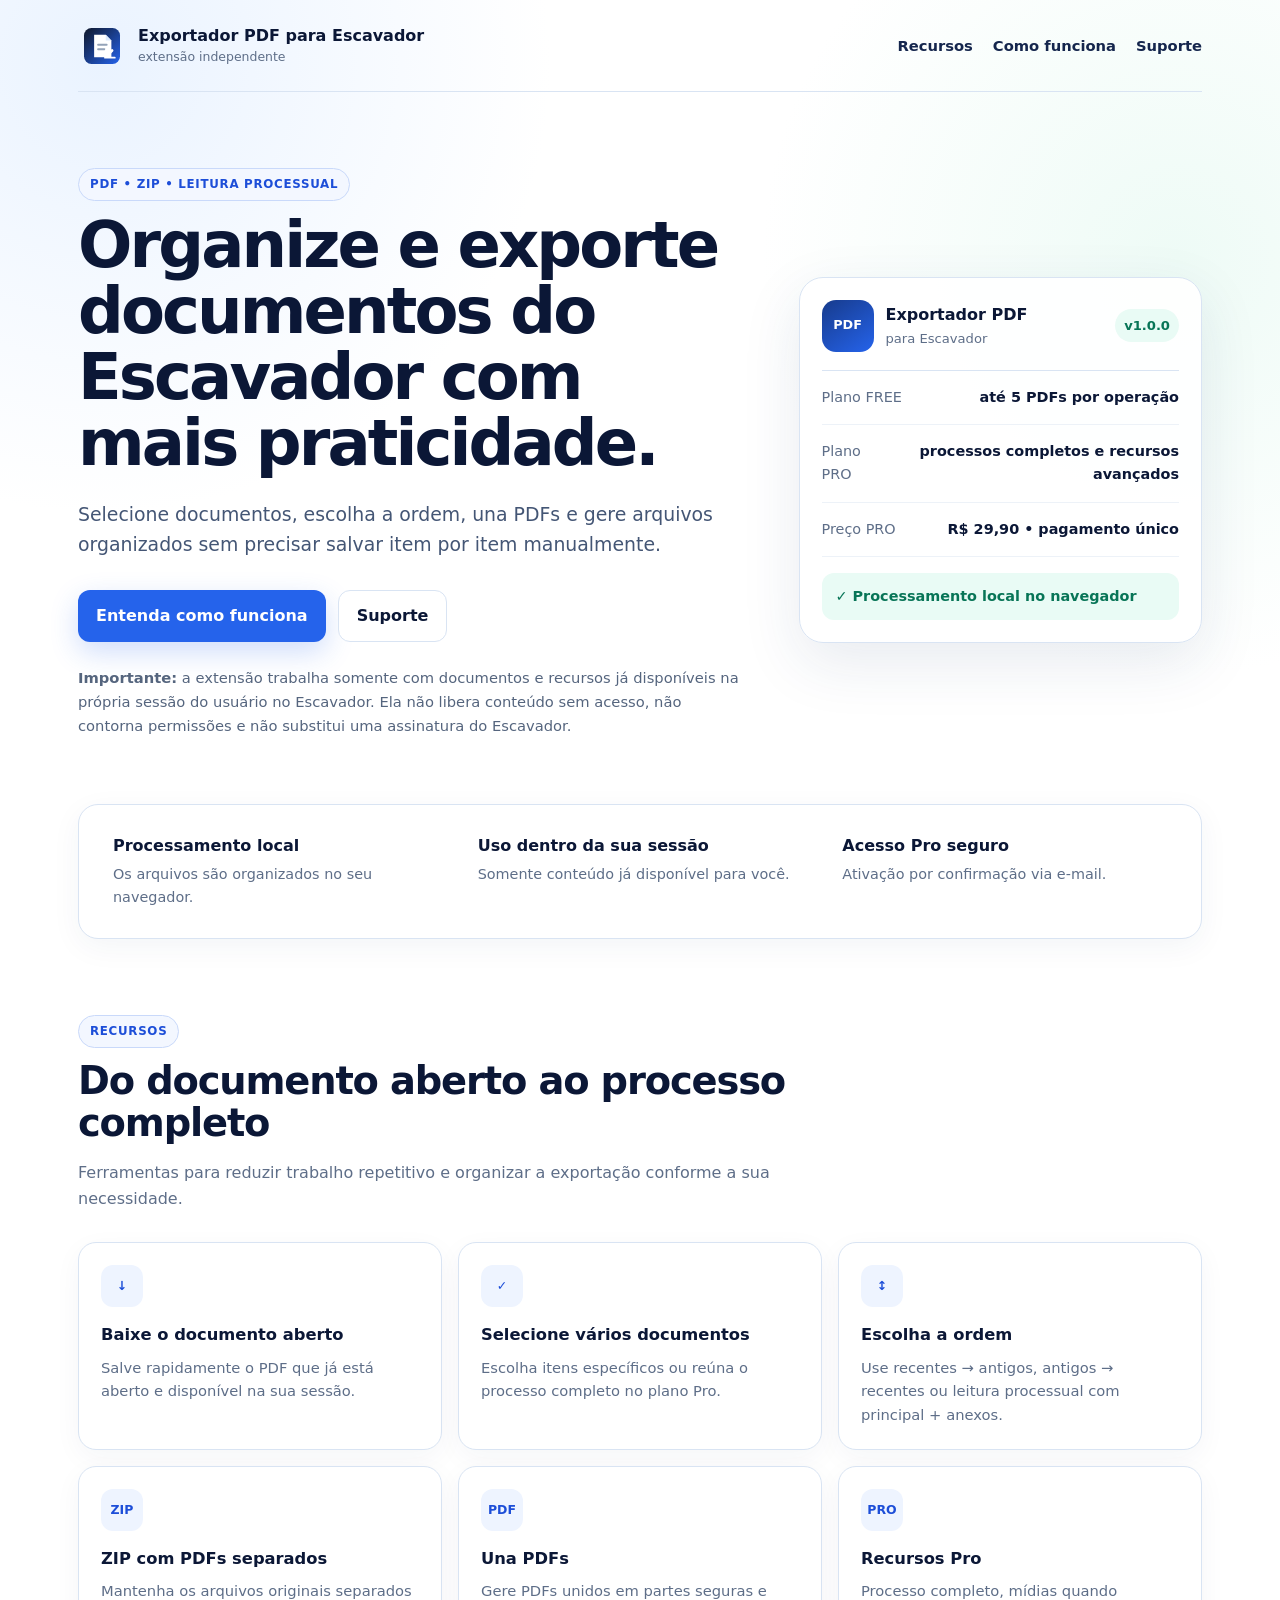
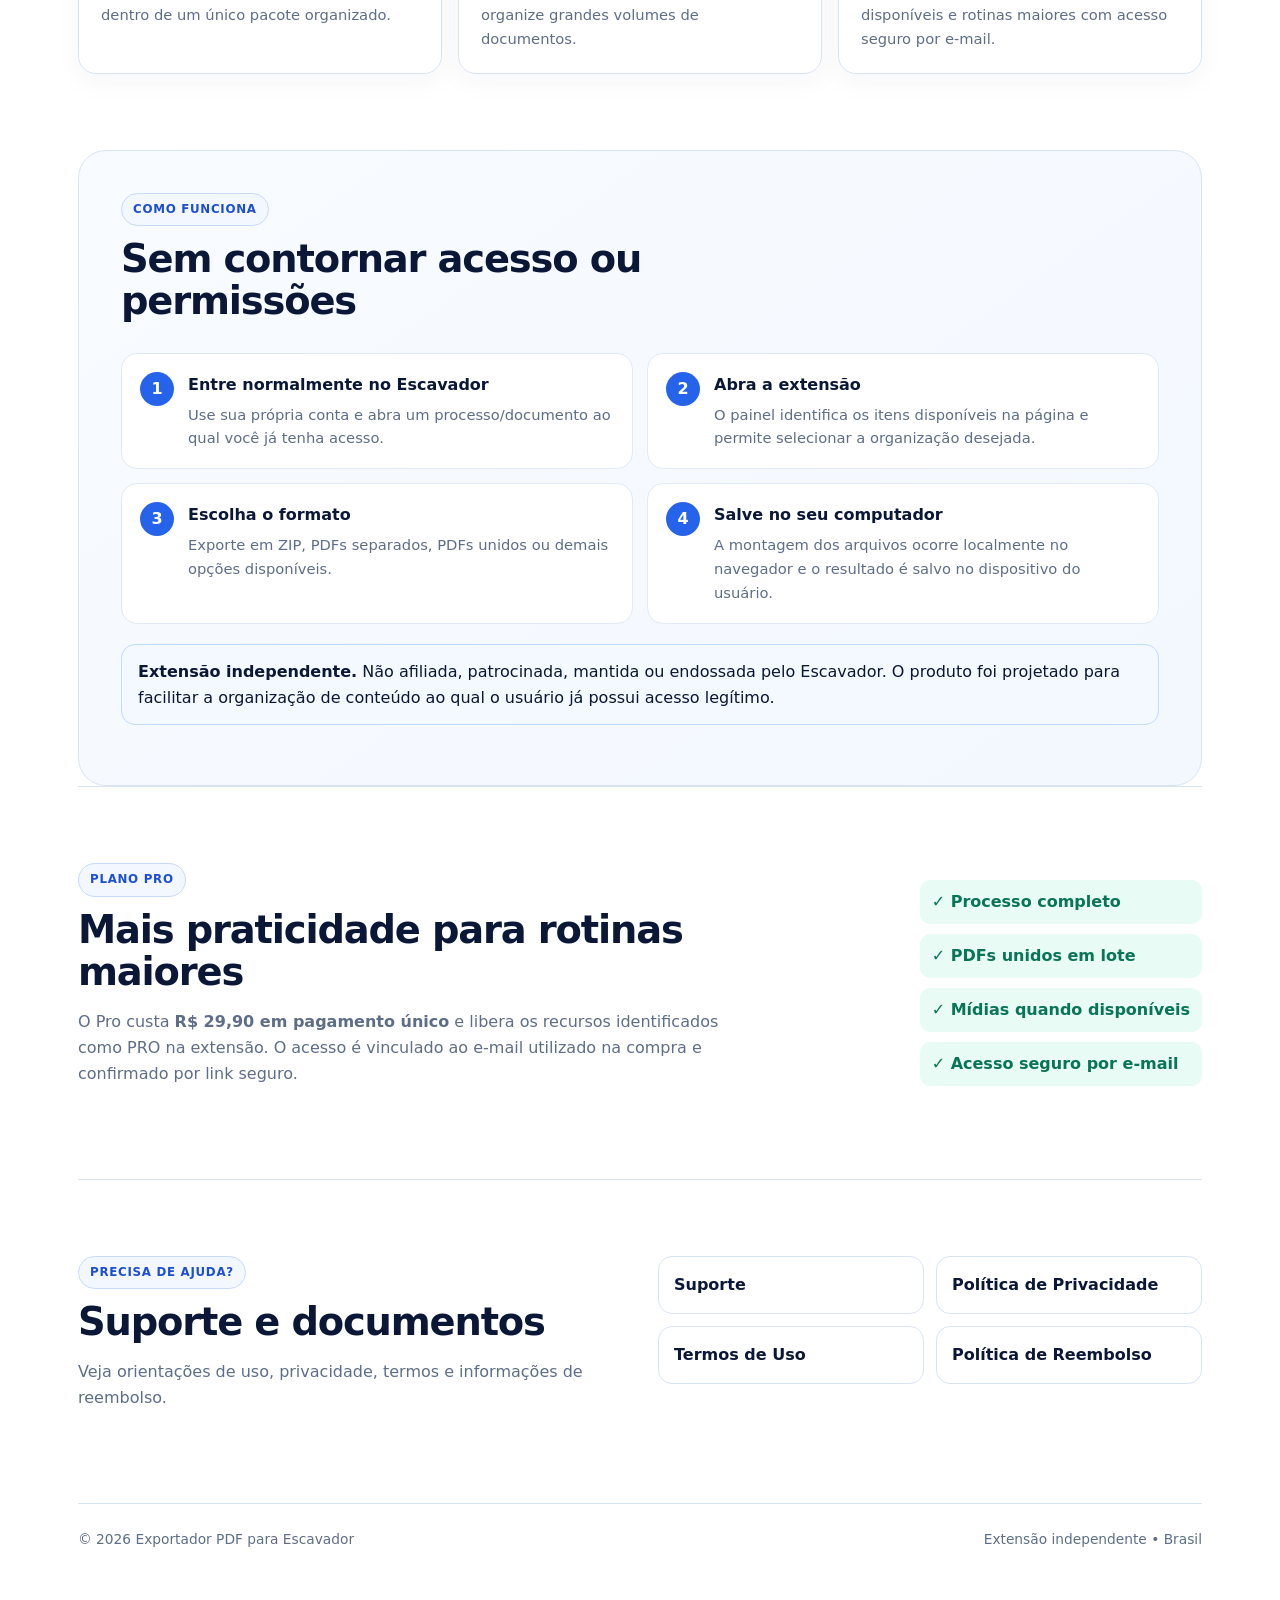
<file: index.html>
<!doctype html>
<html lang="pt-BR">
<head>
  <meta charset="utf-8">
  <meta name="viewport" content="width=device-width,initial-scale=1">
  <meta name="description" content="Extensão independente para organizar e exportar documentos já disponíveis na sua sessão do Escavador em PDF ou ZIP.">
  <title>Exportador PDF para Escavador</title>
  <link rel="stylesheet" href="style.css">
</head>
<body>
  <header class="site-header">
    <a class="brand-link" href="index.html" aria-label="Página inicial">
      <img src="icon.svg" alt="">
      <div>
        <strong>Exportador PDF para Escavador</strong>
        <span>extensão independente</span>
      </div>
    </a>
    <nav class="top-nav" aria-label="Navegação principal">
      <a href="#recursos">Recursos</a>
      <a href="#como-funciona">Como funciona</a>
      <a href="support.html">Suporte</a>
    </nav>
  </header>

  <main>
    <section class="hero">
      <div class="hero-copy">
        <span class="eyebrow">PDF • ZIP • leitura processual</span>
        <h1>Organize e exporte documentos do Escavador com mais praticidade.</h1>
        <p class="lead">Selecione documentos, escolha a ordem, una PDFs e gere arquivos organizados sem precisar salvar item por item manualmente.</p>
        <div class="hero-actions">
          <a class="button primary" href="#como-funciona">Entenda como funciona</a>
          <a class="button secondary" href="support.html">Suporte</a>
        </div>
        <p class="disclaimer"><strong>Importante:</strong> a extensão trabalha somente com documentos e recursos já disponíveis na própria sessão do usuário no Escavador. Ela não libera conteúdo sem acesso, não contorna permissões e não substitui uma assinatura do Escavador.</p>
      </div>

      <aside class="product-card" aria-label="Resumo do produto">
        <div class="product-card-head">
          <div class="mini-icon">PDF</div>
          <div>
            <strong>Exportador PDF</strong>
            <span>para Escavador</span>
          </div>
          <span class="status-pill">v1.0.0</span>
        </div>
        <div class="metric"><span>Plano FREE</span><strong>até 5 PDFs por operação</strong></div>
        <div class="metric"><span>Plano PRO</span><strong>processos completos e recursos avançados</strong></div>
        <div class="metric"><span>Preço PRO</span><strong>R$ 29,90 • pagamento único</strong></div>
        <div class="success-row">✓ Processamento local no navegador</div>
      </aside>
    </section>

    <section class="trust-strip">
      <div><strong>Processamento local</strong><span>Os arquivos são organizados no seu navegador.</span></div>
      <div><strong>Uso dentro da sua sessão</strong><span>Somente conteúdo já disponível para você.</span></div>
      <div><strong>Acesso Pro seguro</strong><span>Ativação por confirmação via e-mail.</span></div>
    </section>

    <section id="recursos" class="section">
      <div class="section-heading">
        <span class="eyebrow">Recursos</span>
        <h2>Do documento aberto ao processo completo</h2>
        <p>Ferramentas para reduzir trabalho repetitivo e organizar a exportação conforme a sua necessidade.</p>
      </div>

      <div class="feature-grid">
        <article class="feature-card">
          <div class="feature-icon">↓</div>
          <h3>Baixe o documento aberto</h3>
          <p>Salve rapidamente o PDF que já está aberto e disponível na sua sessão.</p>
        </article>
        <article class="feature-card">
          <div class="feature-icon">✓</div>
          <h3>Selecione vários documentos</h3>
          <p>Escolha itens específicos ou reúna o processo completo no plano Pro.</p>
        </article>
        <article class="feature-card">
          <div class="feature-icon">↕</div>
          <h3>Escolha a ordem</h3>
          <p>Use recentes → antigos, antigos → recentes ou leitura processual com principal + anexos.</p>
        </article>
        <article class="feature-card">
          <div class="feature-icon">ZIP</div>
          <h3>ZIP com PDFs separados</h3>
          <p>Mantenha os arquivos originais separados dentro de um único pacote organizado.</p>
        </article>
        <article class="feature-card">
          <div class="feature-icon">PDF</div>
          <h3>Una PDFs</h3>
          <p>Gere PDFs unidos em partes seguras e organize grandes volumes de documentos.</p>
        </article>
        <article class="feature-card">
          <div class="feature-icon">PRO</div>
          <h3>Recursos Pro</h3>
          <p>Processo completo, mídias quando disponíveis e rotinas maiores com acesso seguro por e-mail.</p>
        </article>
      </div>
    </section>

    <section id="como-funciona" class="section soft-section">
      <div class="section-heading">
        <span class="eyebrow">Como funciona</span>
        <h2>Sem contornar acesso ou permissões</h2>
      </div>
      <div class="steps">
        <div class="step"><span>1</span><div><strong>Entre normalmente no Escavador</strong><p>Use sua própria conta e abra um processo/documento ao qual você já tenha acesso.</p></div></div>
        <div class="step"><span>2</span><div><strong>Abra a extensão</strong><p>O painel identifica os itens disponíveis na página e permite selecionar a organização desejada.</p></div></div>
        <div class="step"><span>3</span><div><strong>Escolha o formato</strong><p>Exporte em ZIP, PDFs separados, PDFs unidos ou demais opções disponíveis.</p></div></div>
        <div class="step"><span>4</span><div><strong>Salve no seu computador</strong><p>A montagem dos arquivos ocorre localmente no navegador e o resultado é salvo no dispositivo do usuário.</p></div></div>
      </div>
      <div class="note compliance-note"><strong>Extensão independente.</strong> Não afiliada, patrocinada, mantida ou endossada pelo Escavador. O produto foi projetado para facilitar a organização de conteúdo ao qual o usuário já possui acesso legítimo.</div>
    </section>

    <section class="section pro-section">
      <div>
        <span class="eyebrow">Plano Pro</span>
        <h2>Mais praticidade para rotinas maiores</h2>
        <p>O Pro custa <strong>R$ 29,90 em pagamento único</strong> e libera os recursos identificados como PRO na extensão. O acesso é vinculado ao e-mail utilizado na compra e confirmado por link seguro.</p>
      </div>
      <div class="pro-list">
        <span>✓ Processo completo</span>
        <span>✓ PDFs unidos em lote</span>
        <span>✓ Mídias quando disponíveis</span>
        <span>✓ Acesso seguro por e-mail</span>
      </div>
    </section>

    <section class="section help-section">
      <div>
        <span class="eyebrow">Precisa de ajuda?</span>
        <h2>Suporte e documentos</h2>
        <p>Veja orientações de uso, privacidade, termos e informações de reembolso.</p>
      </div>
      <div class="link-grid">
        <a href="support.html">Suporte</a>
        <a href="privacy.html">Política de Privacidade</a>
        <a href="terms.html">Termos de Uso</a>
        <a href="refund.html">Política de Reembolso</a>
      </div>
    </section>
  </main>

  <footer>
    <div>© 2026 Exportador PDF para Escavador</div>
    <div>Extensão independente • Brasil</div>
  </footer>
</body>
</html>
</file>
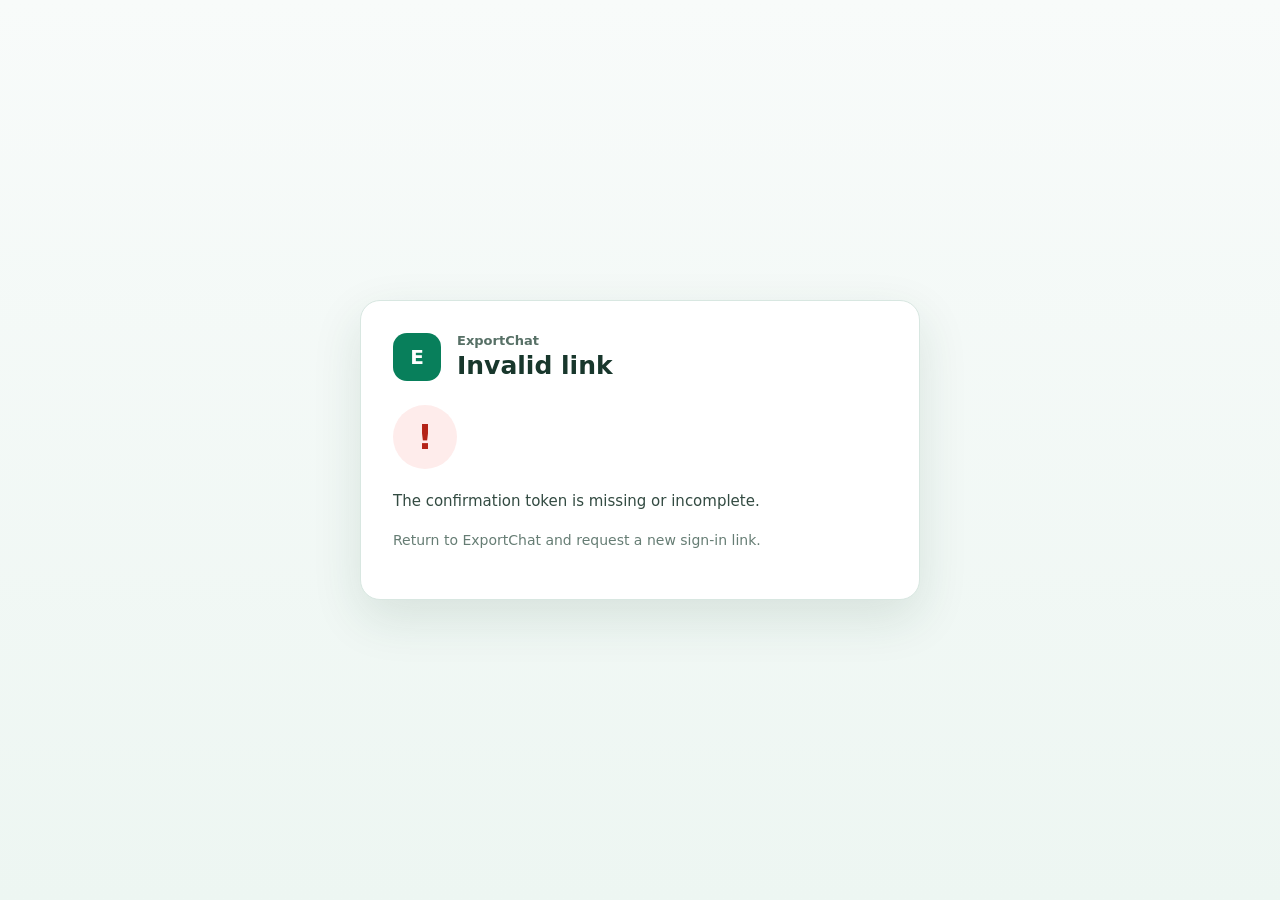
<file: exportchat-login/index.html>
<!doctype html>
<html lang="en">
<head>
  <meta charset="utf-8">
  <meta name="viewport" content="width=device-width,initial-scale=1">
  <meta name="referrer" content="no-referrer">
  <meta http-equiv="Content-Security-Policy" content="default-src 'none'; style-src 'unsafe-inline'; script-src 'unsafe-inline'; form-action https://nrievrmmrlxrfnftscos.supabase.co; base-uri 'none'; object-src 'none'">
  <title>Confirm access — ExportChat Pro</title>
  <style>
    :root{font-family:Inter,ui-sans-serif,system-ui,-apple-system,BlinkMacSystemFont,"Segoe UI",sans-serif;color:#19332a;background:#f4f8f6}
    *{box-sizing:border-box}
    body{margin:0;min-height:100vh;display:grid;place-items:center;padding:24px;background:linear-gradient(180deg,#f8fbfa 0%,#edf6f2 100%)}
    .card{width:min(100%,560px);background:#fff;border:1px solid #d8e7e1;border-radius:20px;box-shadow:0 18px 50px rgba(21,72,53,.12);padding:32px}
    .brand{display:flex;gap:16px;align-items:center;margin-bottom:24px}
    .icon{width:48px;height:48px;border-radius:14px;display:grid;place-items:center;background:#087f5b;color:#fff;font-size:20px;font-weight:800}
    .eyebrow{font-size:13px;font-weight:700;color:#577066;margin-bottom:3px}
    h1{font-size:25px;line-height:1.2;margin:0;color:#18372c}
    p{font-size:15px;line-height:1.6;color:#334b42;margin:0 0 16px}
    .muted{color:#667d74;font-size:14px}
    button{width:100%;border:0;border-radius:12px;background:#087f5b;color:#fff;font-size:15px;font-weight:750;padding:14px 18px;cursor:pointer;box-shadow:0 6px 16px rgba(8,127,91,.18)}
    button:hover{background:#076c4e}
    button:focus-visible{outline:3px solid rgba(8,127,91,.25);outline-offset:3px}
    .footnote{font-size:12.5px;color:#71877e;margin-top:18px;margin-bottom:0}
    .status{width:64px;height:64px;border-radius:50%;display:grid;place-items:center;margin:6px 0 20px;background:#dff7ea;color:#087443;font-size:34px;font-weight:800}
    .status.error{background:#feeceb;color:#b42318}
    [hidden]{display:none!important}
    @media (max-width:560px){.card{padding:24px;border-radius:16px}.brand{align-items:flex-start}h1{font-size:22px}}
  </style>
</head>
<body>
  <main class="card" aria-live="polite">
    <div class="brand">
      <div class="icon" aria-hidden="true">E</div>
      <div>
        <div class="eyebrow">ExportChat</div>
        <h1 id="title">Confirm Pro access</h1>
      </div>
    </div>

    <section id="confirm" hidden>
      <p>Confirm this sign-in to activate <strong>ExportChat Pro</strong> in the browser where you requested access.</p>
      <p class="muted">This link is valid for 10 minutes and can only be used once.</p>
      <form method="post" action="https://nrievrmmrlxrfnftscos.supabase.co/functions/v1/approve-login">
        <input id="token" type="hidden" name="token">
        <button type="submit">Confirm access on this computer</button>
      </form>
      <p class="footnote">If you did not request this sign-in, close this page. Nothing changes until you click confirm.</p>
    </section>

    <section id="result" hidden>
      <div id="badge" class="status" aria-hidden="true">✓</div>
      <p id="message"></p>
      <p id="hint" class="muted"></p>
    </section>
  </main>

  <script>
  (() => {
    'use strict';
    const params = new URLSearchParams(location.search);
    const fragment = new URLSearchParams(location.hash.replace(/^#/, ''));
    const rawToken = fragment.get('token') || params.get('token') || '';
    const state = (params.get('state') || '').toLowerCase();
    const title = document.getElementById('title');
    const confirm = document.getElementById('confirm');
    const result = document.getElementById('result');
    const token = document.getElementById('token');
    const badge = document.getElementById('badge');
    const message = document.getElementById('message');
    const hint = document.getElementById('hint');

    if (rawToken || state || location.hash) history.replaceState({}, document.title, location.pathname);

    function showResult(heading, body, secondary, ok) {
      title.textContent = heading;
      message.textContent = body;
      hint.textContent = secondary || '';
      badge.textContent = ok ? '✓' : '!';
      badge.classList.toggle('error', !ok);
      result.hidden = false;
    }

    if (state) {
      const states = {
        approved: ['Access confirmed','Your ExportChat Pro access was confirmed successfully.','Return to WhatsApp Web. ExportChat should finish activation automatically.',true],
        consumed: ['Access already confirmed','This sign-in link has already been used.','Return to ExportChat to continue.',true],
        expired: ['Link expired','This sign-in link has expired.','Return to ExportChat and request a new link.',false],
        inactive: ['Access unavailable','No active ExportChat Pro entitlement was found.','Make sure you are using the same email associated with your Pro access.',false],
        invalid: ['Invalid link','This sign-in link is not valid.','Return to ExportChat and request a new link.',false],
        error: ['Could not confirm access','The service could not complete this authorization.','Request a new sign-in link from ExportChat.',false],
        method: ['Invalid request','This request could not be processed.','Return to ExportChat and request a new link.',false]
      };
      const s = states[state] || states.error;
      showResult(s[0],s[1],s[2],s[3]);
      return;
    }

    if (rawToken.length >= 20 && rawToken.length <= 512) {
      token.value = rawToken;
      confirm.hidden = false;
      return;
    }

    showResult('Invalid link','The confirmation token is missing or incomplete.','Return to ExportChat and request a new sign-in link.',false);
  })();
  </script>
</body>
</html>
</file>
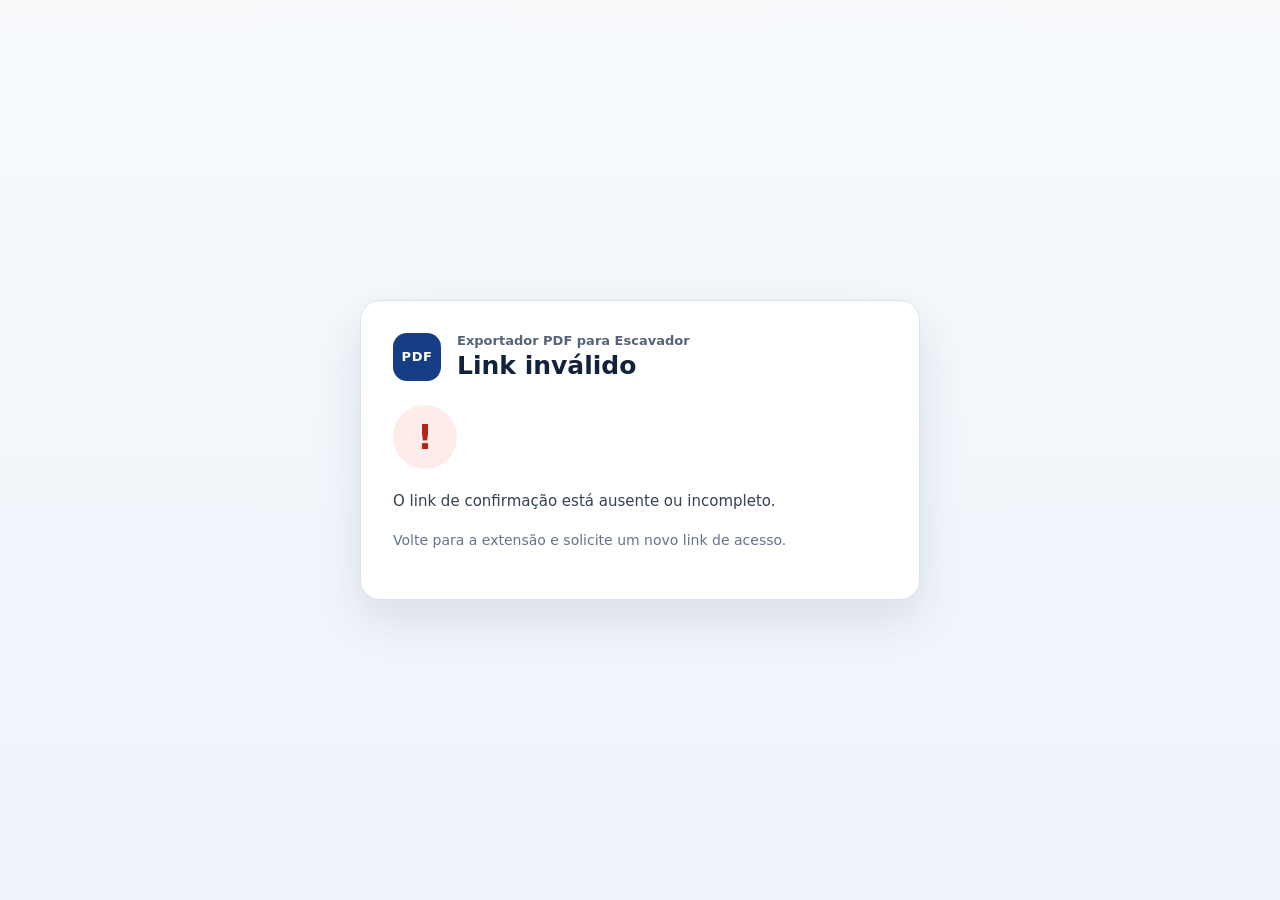
<file: login/index.html>
<!doctype html>
<html lang="pt-BR">
<head>
  <meta charset="utf-8">
  <meta name="viewport" content="width=device-width,initial-scale=1">
  <meta name="referrer" content="no-referrer">
  <meta http-equiv="Content-Security-Policy" content="default-src 'none'; style-src 'unsafe-inline'; script-src 'unsafe-inline'; form-action https://nrievrmmrlxrfnftscos.supabase.co; base-uri 'none'; object-src 'none'">
  <title>Confirmar acesso — Exportador PDF para Escavador PRO</title>
  <style>
    :root{font-family:Inter,ui-sans-serif,system-ui,-apple-system,BlinkMacSystemFont,"Segoe UI",sans-serif;color:#172033;background:#f5f7fb}
    *{box-sizing:border-box}
    body{margin:0;min-height:100vh;display:grid;place-items:center;padding:24px;background:linear-gradient(180deg,#f8fafc 0%,#eef3fb 100%)}
    .card{width:min(100%,560px);background:#fff;border:1px solid #dbe3f0;border-radius:20px;box-shadow:0 18px 50px rgba(31,49,83,.12);padding:32px}
    .brand{display:flex;gap:16px;align-items:center;margin-bottom:24px}
    .icon{width:48px;height:48px;border-radius:14px;display:grid;place-items:center;background:#173d86;color:#fff;font-size:13px;font-weight:800;letter-spacing:.04em}
    .eyebrow{font-size:13px;font-weight:700;color:#55647a;margin-bottom:3px}
    h1{font-size:25px;line-height:1.2;margin:0;color:#12213c}
    p{font-size:15px;line-height:1.6;color:#334155;margin:0 0 16px}
    .muted{color:#64748b;font-size:14px}
    button{width:100%;border:0;border-radius:12px;background:#173d86;color:#fff;font-size:15px;font-weight:750;padding:14px 18px;cursor:pointer;box-shadow:0 6px 16px rgba(23,61,134,.18)}
    button:hover{background:#12346f}
    button:focus-visible{outline:3px solid rgba(23,61,134,.25);outline-offset:3px}
    .footnote{font-size:12.5px;color:#718096;margin-top:18px;margin-bottom:0}
    .status{width:64px;height:64px;border-radius:50%;display:grid;place-items:center;margin:6px 0 20px;background:#dff7ea;color:#087443;font-size:34px;font-weight:800}
    .status.error{background:#feeceb;color:#b42318}
    [hidden]{display:none!important}
    @media (max-width:560px){.card{padding:24px;border-radius:16px}.brand{align-items:flex-start}h1{font-size:22px}}
  </style>
</head>
<body>
  <main class="card" aria-live="polite">
    <div class="brand">
      <div class="icon" aria-hidden="true">PDF</div>
      <div>
        <div class="eyebrow">Exportador PDF para Escavador</div>
        <h1 id="title">Confirmar acesso PRO</h1>
      </div>
    </div>

    <section id="confirm" hidden>
      <p>Confirme este acesso para ativar o <strong>Exportador PDF para Escavador PRO</strong> no navegador em que você solicitou a entrada.</p>
      <p class="muted">O link é válido por 10 minutos e só pode ser usado uma vez.</p>
      <form method="post" action="https://nrievrmmrlxrfnftscos.supabase.co/functions/v1/approve-login">
        <input id="token" type="hidden" name="token">
        <button type="submit">Confirmar acesso neste computador</button>
      </form>
      <p class="footnote">Se você não solicitou este acesso, feche esta página. Nenhuma alteração é feita até você clicar em confirmar.</p>
    </section>

    <section id="result" hidden>
      <div id="badge" class="status" aria-hidden="true">✓</div>
      <p id="message"></p>
      <p id="hint" class="muted"></p>
    </section>
  </main>

  <script>
  (() => {
    'use strict';
    const params = new URLSearchParams(location.search);
    const fragment = new URLSearchParams(location.hash.replace(/^#/, ''));
    const rawToken = fragment.get('token') || params.get('token') || '';
    const state = (params.get('state') || '').toLowerCase();
    const title = document.getElementById('title');
    const confirm = document.getElementById('confirm');
    const result = document.getElementById('result');
    const token = document.getElementById('token');
    const badge = document.getElementById('badge');
    const message = document.getElementById('message');
    const hint = document.getElementById('hint');

    if (rawToken || state || location.hash) history.replaceState({}, document.title, location.pathname);

    function showResult(heading, body, secondary, ok) {
      title.textContent = heading;
      message.textContent = body;
      hint.textContent = secondary || '';
      badge.textContent = ok ? '✓' : '!';
      badge.classList.toggle('error', !ok);
      result.hidden = false;
    }

    if (state) {
      const states = {
        approved: ['Acesso confirmado','Seu acesso PRO foi confirmado com sucesso.','Volte para a aba do Escavador. A extensão deve concluir a ativação automaticamente.',true],
        consumed: ['Acesso já confirmado','Este link já foi utilizado.','Volte para a extensão para concluir a ativação.',true],
        expired: ['Link expirado','Este link de acesso expirou.','Volte para a extensão e solicite um novo link.',false],
        inactive: ['Acesso indisponível','Não foi encontrada uma licença PRO ativa para este produto.','Confira se você está usando o mesmo e-mail utilizado na compra.',false],
        invalid: ['Link inválido','Este link de acesso não é válido.','Volte para a extensão e solicite um novo link.',false],
        error: ['Não foi possível confirmar','O serviço não conseguiu concluir a autorização.','Tente solicitar um novo link na extensão.',false],
        method: ['Solicitação inválida','Não foi possível processar esta solicitação.','Volte para a extensão e solicite um novo link.',false]
      };
      const s = states[state] || states.error;
      showResult(s[0],s[1],s[2],s[3]);
      return;
    }

    if (rawToken.length >= 20 && rawToken.length <= 512) {
      token.value = rawToken;
      confirm.hidden = false;
      return;
    }

    showResult('Link inválido','O link de confirmação está ausente ou incompleto.','Volte para a extensão e solicite um novo link de acesso.',false);
  })();
  </script>
</body>
</html>
</file>
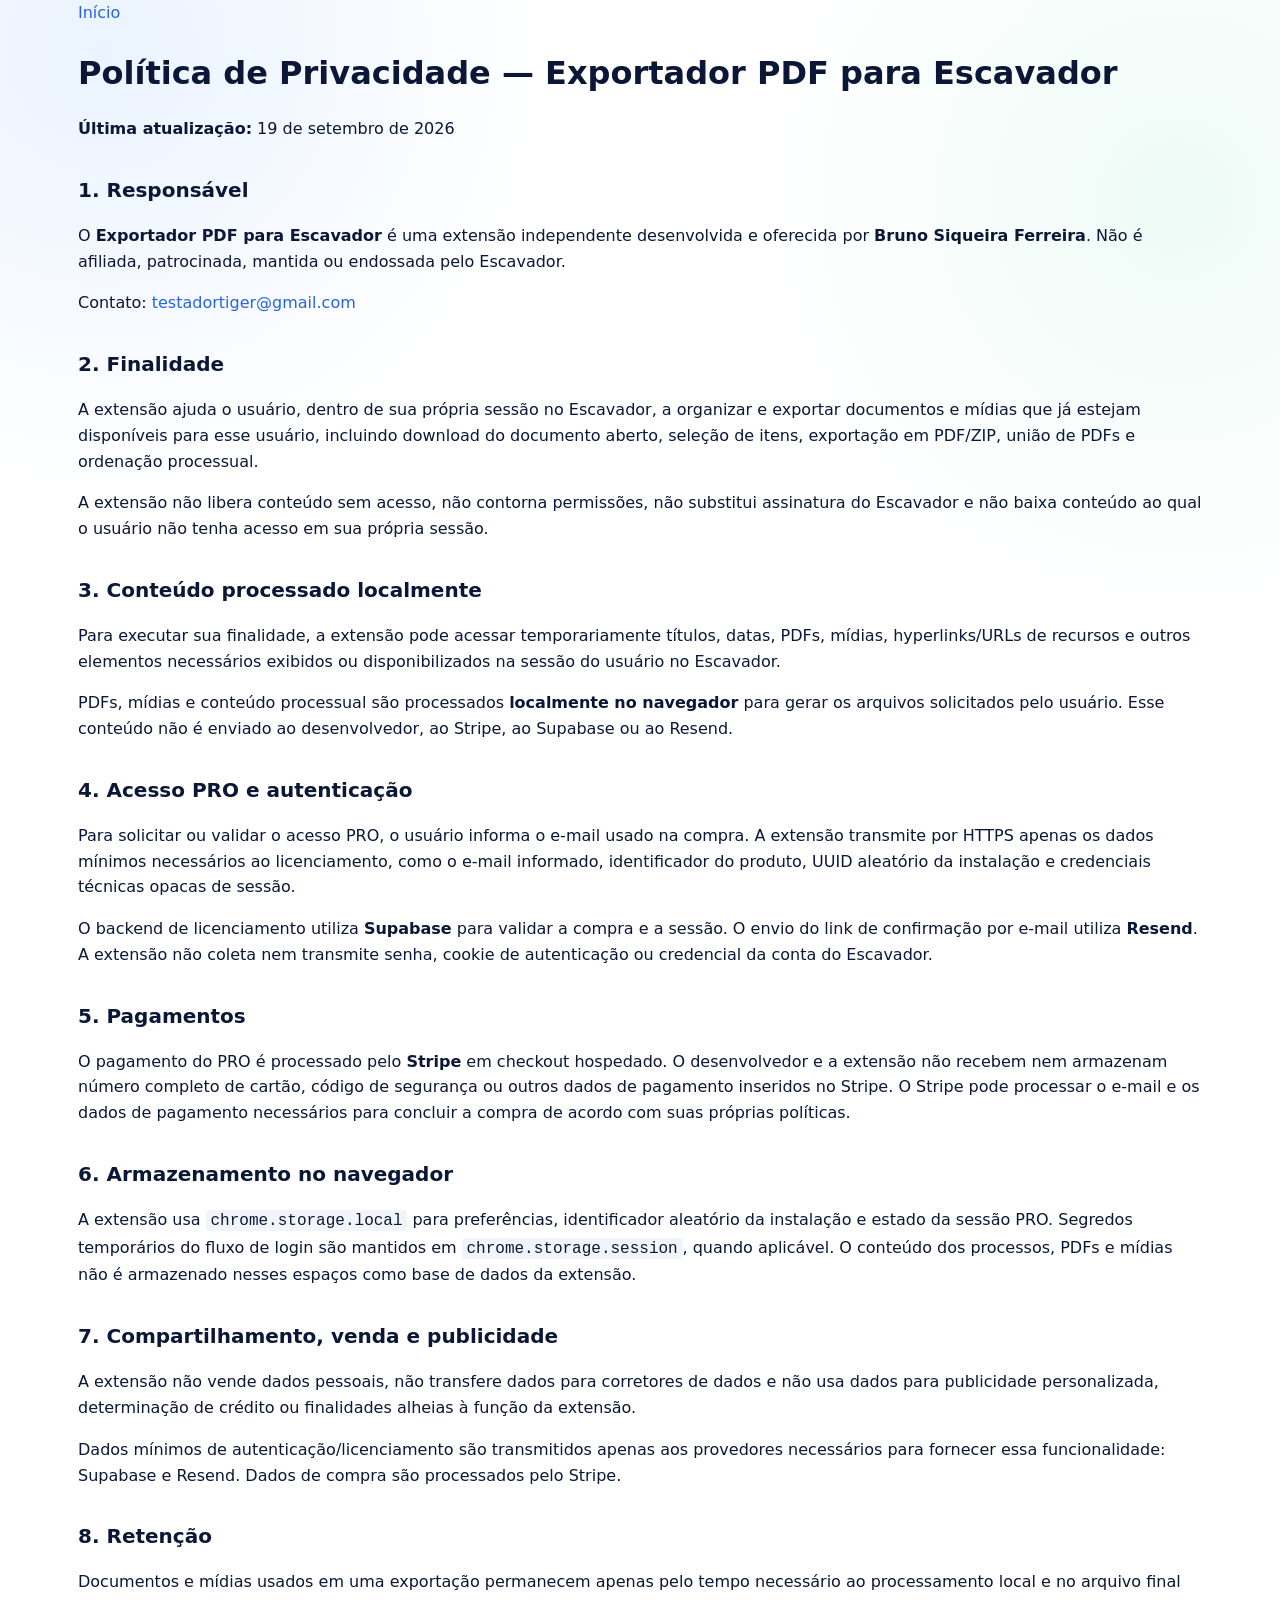
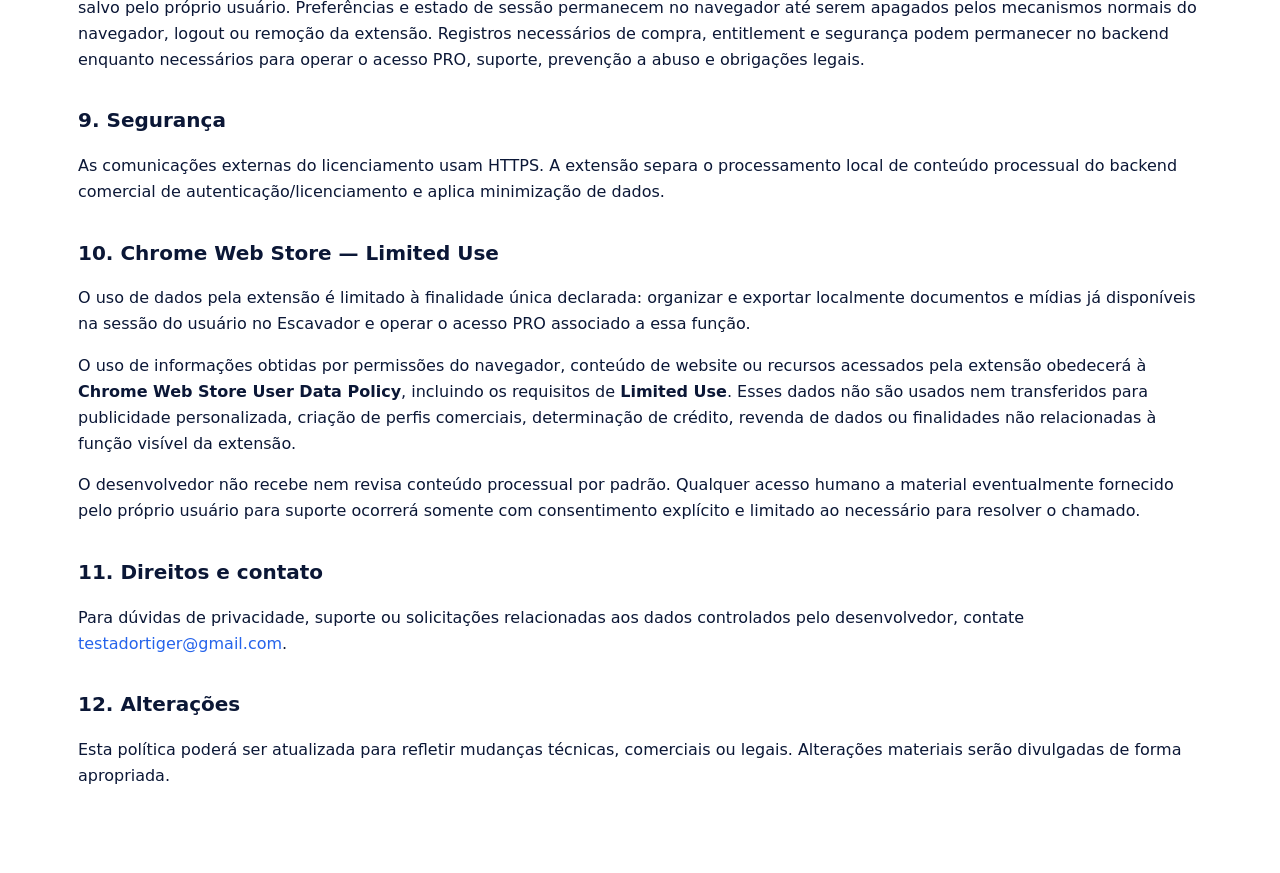
<file: privacy.html>
<!doctype html><html lang="pt-BR"><head><meta charset="utf-8"><meta name="viewport" content="width=device-width,initial-scale=1"><title>Política de Privacidade</title><link rel="stylesheet" href="style.css"></head><body><nav><a href="index.html">Início</a></nav><h1>Política de Privacidade — Exportador PDF para Escavador</h1><p><strong>Última atualização:</strong> 19 de setembro de 2026</p><h2>1. Responsável</h2><p>O <strong>Exportador PDF para Escavador</strong> é uma extensão independente desenvolvida e oferecida por <strong>Bruno Siqueira Ferreira</strong>. Não é afiliada, patrocinada, mantida ou endossada pelo Escavador.</p><p>Contato: <a href="mailto:testadortiger@gmail.com">testadortiger@gmail.com</a></p><h2>2. Finalidade</h2><p>A extensão ajuda o usuário, dentro de sua própria sessão no Escavador, a organizar e exportar documentos e mídias que já estejam disponíveis para esse usuário, incluindo download do documento aberto, seleção de itens, exportação em PDF/ZIP, união de PDFs e ordenação processual.</p><p>A extensão não libera conteúdo sem acesso, não contorna permissões, não substitui assinatura do Escavador e não baixa conteúdo ao qual o usuário não tenha acesso em sua própria sessão.</p><h2>3. Conteúdo processado localmente</h2><p>Para executar sua finalidade, a extensão pode acessar temporariamente títulos, datas, PDFs, mídias, hyperlinks/URLs de recursos e outros elementos necessários exibidos ou disponibilizados na sessão do usuário no Escavador.</p><p>PDFs, mídias e conteúdo processual são processados <strong>localmente no navegador</strong> para gerar os arquivos solicitados pelo usuário. Esse conteúdo não é enviado ao desenvolvedor, ao Stripe, ao Supabase ou ao Resend.</p><h2>4. Acesso PRO e autenticação</h2><p>Para solicitar ou validar o acesso PRO, o usuário informa o e-mail usado na compra. A extensão transmite por HTTPS apenas os dados mínimos necessários ao licenciamento, como o e-mail informado, identificador do produto, UUID aleatório da instalação e credenciais técnicas opacas de sessão.</p><p>O backend de licenciamento utiliza <strong>Supabase</strong> para validar a compra e a sessão. O envio do link de confirmação por e-mail utiliza <strong>Resend</strong>. A extensão não coleta nem transmite senha, cookie de autenticação ou credencial da conta do Escavador.</p><h2>5. Pagamentos</h2><p>O pagamento do PRO é processado pelo <strong>Stripe</strong> em checkout hospedado. O desenvolvedor e a extensão não recebem nem armazenam número completo de cartão, código de segurança ou outros dados de pagamento inseridos no Stripe. O Stripe pode processar o e-mail e os dados de pagamento necessários para concluir a compra de acordo com suas próprias políticas.</p><h2>6. Armazenamento no navegador</h2><p>A extensão usa <code>chrome.storage.local</code> para preferências, identificador aleatório da instalação e estado da sessão PRO. Segredos temporários do fluxo de login são mantidos em <code>chrome.storage.session</code>, quando aplicável. O conteúdo dos processos, PDFs e mídias não é armazenado nesses espaços como base de dados da extensão.</p><h2>7. Compartilhamento, venda e publicidade</h2><p>A extensão não vende dados pessoais, não transfere dados para corretores de dados e não usa dados para publicidade personalizada, determinação de crédito ou finalidades alheias à função da extensão.</p><p>Dados mínimos de autenticação/licenciamento são transmitidos apenas aos provedores necessários para fornecer essa funcionalidade: Supabase e Resend. Dados de compra são processados pelo Stripe.</p><h2>8. Retenção</h2><p>Documentos e mídias usados em uma exportação permanecem apenas pelo tempo necessário ao processamento local e no arquivo final salvo pelo próprio usuário. Preferências e estado de sessão permanecem no navegador até serem apagados pelos mecanismos normais do navegador, logout ou remoção da extensão. Registros necessários de compra, entitlement e segurança podem permanecer no backend enquanto necessários para operar o acesso PRO, suporte, prevenção a abuso e obrigações legais.</p><h2>9. Segurança</h2><p>As comunicações externas do licenciamento usam HTTPS. A extensão separa o processamento local de conteúdo processual do backend comercial de autenticação/licenciamento e aplica minimização de dados.</p><h2>10. Chrome Web Store — Limited Use</h2><p>O uso de dados pela extensão é limitado à finalidade única declarada: organizar e exportar localmente documentos e mídias já disponíveis na sessão do usuário no Escavador e operar o acesso PRO associado a essa função.</p><p>O uso de informações obtidas por permissões do navegador, conteúdo de website ou recursos acessados pela extensão obedecerá à <strong>Chrome Web Store User Data Policy</strong>, incluindo os requisitos de <strong>Limited Use</strong>. Esses dados não são usados nem transferidos para publicidade personalizada, criação de perfis comerciais, determinação de crédito, revenda de dados ou finalidades não relacionadas à função visível da extensão.</p><p>O desenvolvedor não recebe nem revisa conteúdo processual por padrão. Qualquer acesso humano a material eventualmente fornecido pelo próprio usuário para suporte ocorrerá somente com consentimento explícito e limitado ao necessário para resolver o chamado.</p><h2>11. Direitos e contato</h2><p>Para dúvidas de privacidade, suporte ou solicitações relacionadas aos dados controlados pelo desenvolvedor, contate <a href="mailto:testadortiger@gmail.com">testadortiger@gmail.com</a>.</p><h2>12. Alterações</h2><p>Esta política poderá ser atualizada para refletir mudanças técnicas, comerciais ou legais. Alterações materiais serão divulgadas de forma apropriada.</p></body></html>
</file>
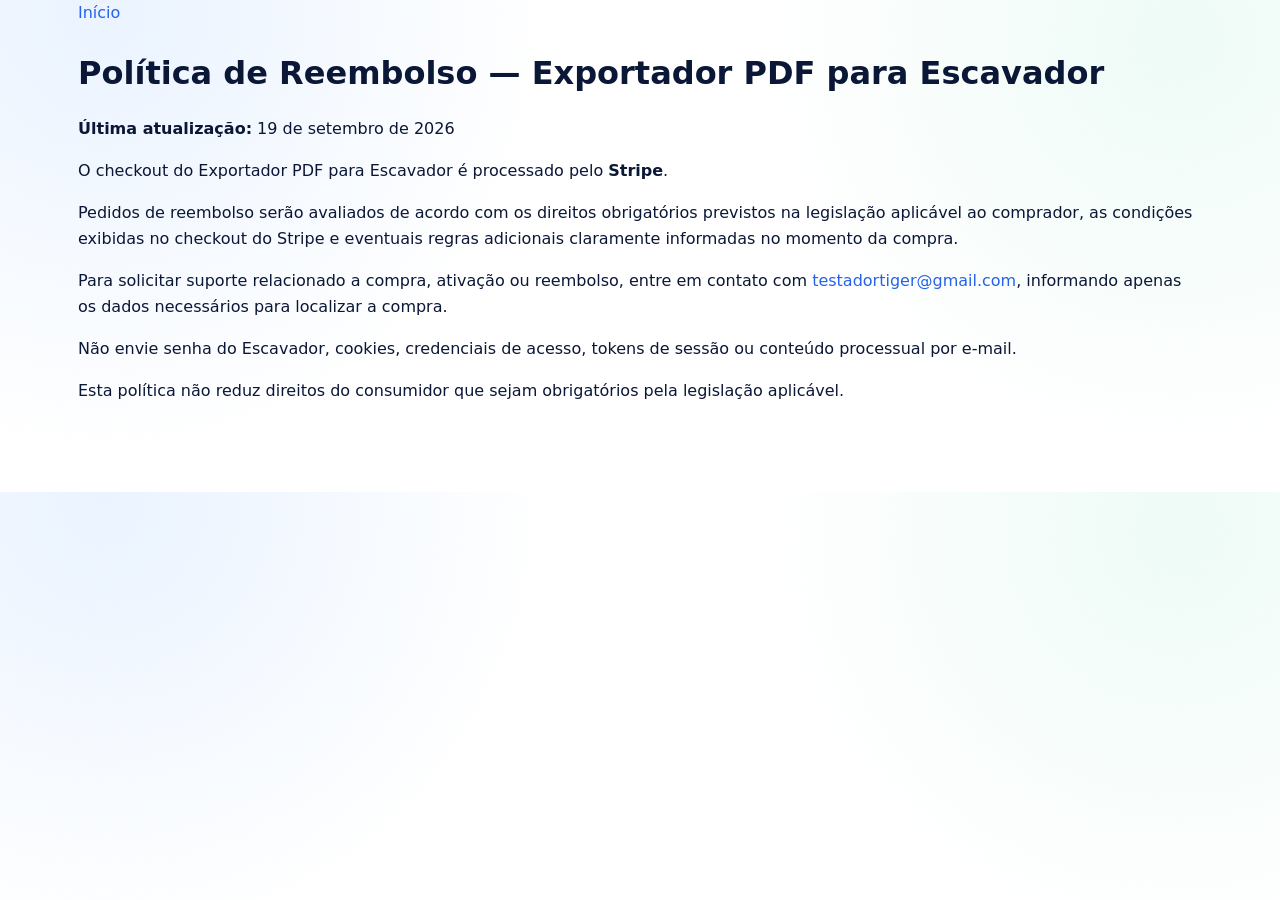
<file: refund.html>
<!doctype html><html lang="pt-BR"><head><meta charset="utf-8"><meta name="viewport" content="width=device-width,initial-scale=1"><title>Política de Reembolso</title><link rel="stylesheet" href="style.css"></head><body><nav><a href="index.html">Início</a></nav><h1>Política de Reembolso — Exportador PDF para Escavador</h1><p><strong>Última atualização:</strong> 19 de setembro de 2026</p><p>O checkout do Exportador PDF para Escavador é processado pelo <strong>Stripe</strong>.</p><p>Pedidos de reembolso serão avaliados de acordo com os direitos obrigatórios previstos na legislação aplicável ao comprador, as condições exibidas no checkout do Stripe e eventuais regras adicionais claramente informadas no momento da compra.</p><p>Para solicitar suporte relacionado a compra, ativação ou reembolso, entre em contato com <a href="mailto:testadortiger@gmail.com">testadortiger@gmail.com</a>, informando apenas os dados necessários para localizar a compra.</p><p>Não envie senha do Escavador, cookies, credenciais de acesso, tokens de sessão ou conteúdo processual por e-mail.</p><p>Esta política não reduz direitos do consumidor que sejam obrigatórios pela legislação aplicável.</p></body></html>
</file>
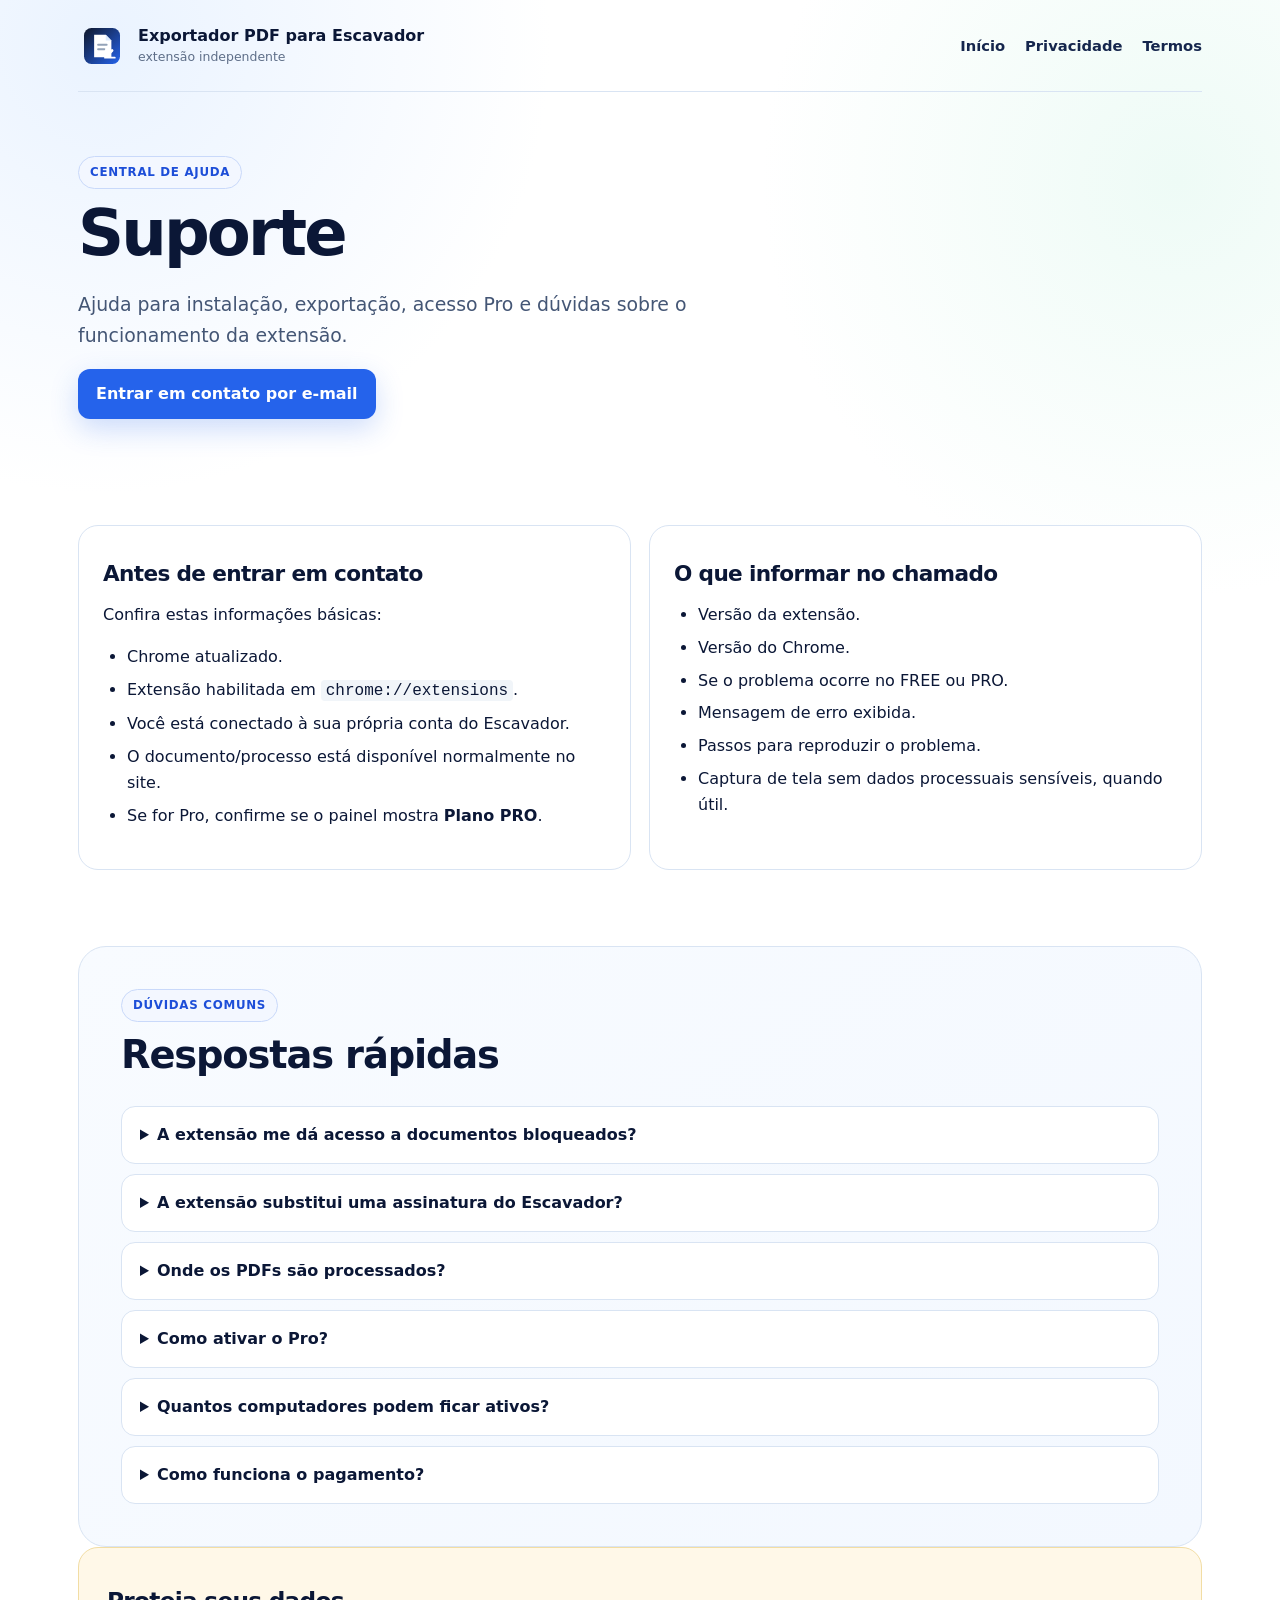
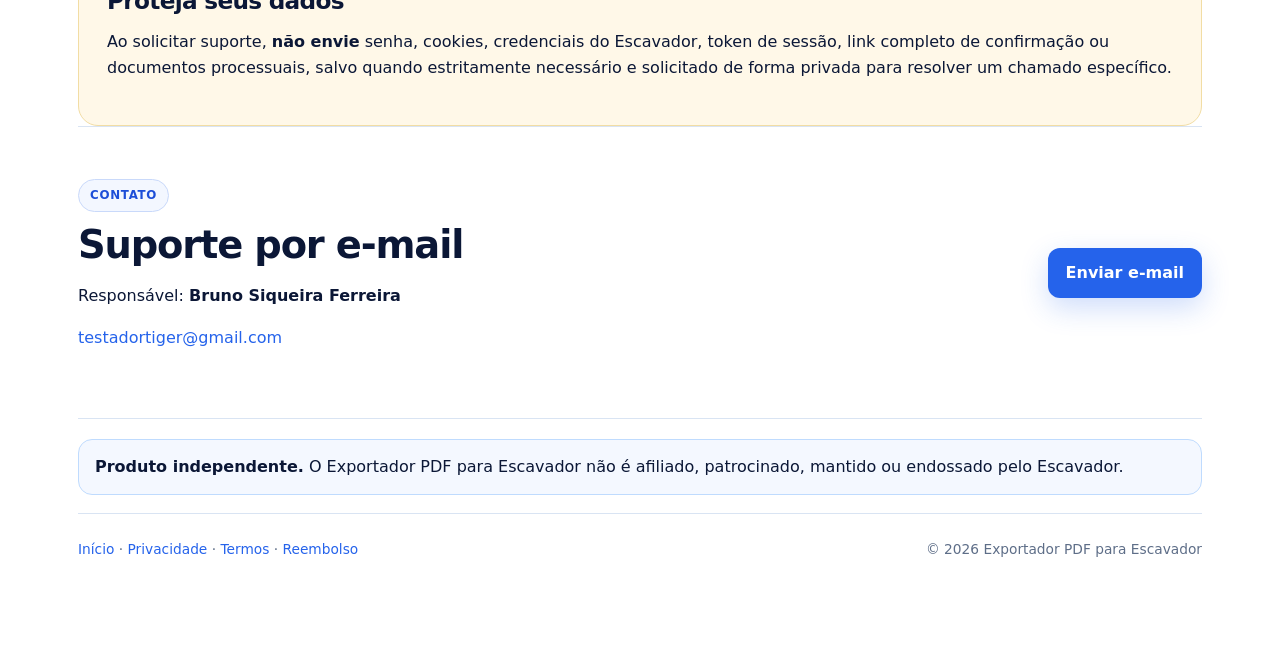
<file: support.html>
<!doctype html>
<html lang="pt-BR">
<head>
  <meta charset="utf-8">
  <meta name="viewport" content="width=device-width,initial-scale=1">
  <meta name="description" content="Suporte do Exportador PDF para Escavador.">
  <title>Suporte — Exportador PDF para Escavador</title>
  <link rel="stylesheet" href="style.css">
</head>
<body>
  <header class="site-header">
    <a class="brand-link" href="index.html">
      <img src="icon.svg" alt="">
      <div>
        <strong>Exportador PDF para Escavador</strong>
        <span>extensão independente</span>
      </div>
    </a>
    <nav class="top-nav">
      <a href="index.html">Início</a>
      <a href="privacy.html">Privacidade</a>
      <a href="terms.html">Termos</a>
    </nav>
  </header>

  <main>
    <section class="page-hero">
      <span class="eyebrow">Central de ajuda</span>
      <h1>Suporte</h1>
      <p class="lead">Ajuda para instalação, exportação, acesso Pro e dúvidas sobre o funcionamento da extensão.</p>
      <a class="button primary" href="mailto:testadortiger@gmail.com?subject=Suporte%20-%20Exportador%20PDF%20para%20Escavador">Entrar em contato por e-mail</a>
    </section>

    <section class="section">
      <div class="support-grid">
        <article class="support-card">
          <h2>Antes de entrar em contato</h2>
          <p>Confira estas informações básicas:</p>
          <ul>
            <li>Chrome atualizado.</li>
            <li>Extensão habilitada em <code>chrome://extensions</code>.</li>
            <li>Você está conectado à sua própria conta do Escavador.</li>
            <li>O documento/processo está disponível normalmente no site.</li>
            <li>Se for Pro, confirme se o painel mostra <strong>Plano PRO</strong>.</li>
          </ul>
        </article>

        <article class="support-card">
          <h2>O que informar no chamado</h2>
          <ul>
            <li>Versão da extensão.</li>
            <li>Versão do Chrome.</li>
            <li>Se o problema ocorre no FREE ou PRO.</li>
            <li>Mensagem de erro exibida.</li>
            <li>Passos para reproduzir o problema.</li>
            <li>Captura de tela sem dados processuais sensíveis, quando útil.</li>
          </ul>
        </article>
      </div>
    </section>

    <section class="section soft-section">
      <div class="section-heading">
        <span class="eyebrow">Dúvidas comuns</span>
        <h2>Respostas rápidas</h2>
      </div>

      <div class="faq">
        <details>
          <summary>A extensão me dá acesso a documentos bloqueados?</summary>
          <p>Não. A extensão trabalha somente com documentos e recursos já disponíveis na sua própria sessão no Escavador. Ela não libera conteúdo sem acesso e não contorna permissões.</p>
        </details>
        <details>
          <summary>A extensão substitui uma assinatura do Escavador?</summary>
          <p>Não. O produto apenas facilita a organização e exportação do conteúdo ao qual o usuário já possui acesso.</p>
        </details>
        <details>
          <summary>Onde os PDFs são processados?</summary>
          <p>Os documentos e mídias usados na exportação são processados localmente no navegador. O backend comercial não recebe o conteúdo processual.</p>
        </details>
        <details>
          <summary>Como ativar o Pro?</summary>
          <p>Após a compra, use <strong>“Já comprei / Entrar”</strong> na extensão, informe o mesmo e-mail usado no checkout e confirme o link de acesso recebido por e-mail.</p>
        </details>
        <details>
          <summary>Quantos computadores podem ficar ativos?</summary>
          <p>A política atual permite uma sessão ativa por entitlement. Uma nova ativação confirmada pode encerrar a sessão anterior.</p>
        </details>
        <details>
          <summary>Como funciona o pagamento?</summary>
          <p>O Pro custa R$ 29,90 em pagamento único. O checkout é processado pelo Stripe. A extensão não recebe nem armazena o número completo do seu cartão.</p>
        </details>
      </div>
    </section>

    <section class="section alert-section">
      <h2>Proteja seus dados</h2>
      <p>Ao solicitar suporte, <strong>não envie</strong> senha, cookies, credenciais do Escavador, token de sessão, link completo de confirmação ou documentos processuais, salvo quando estritamente necessário e solicitado de forma privada para resolver um chamado específico.</p>
    </section>

    <section class="section contact-section">
      <div>
        <span class="eyebrow">Contato</span>
        <h2>Suporte por e-mail</h2>
        <p>Responsável: <strong>Bruno Siqueira Ferreira</strong></p>
        <p><a href="mailto:testadortiger@gmail.com">testadortiger@gmail.com</a></p>
      </div>
      <a class="button primary" href="mailto:testadortiger@gmail.com?subject=Suporte%20-%20Exportador%20PDF%20para%20Escavador">Enviar e-mail</a>
    </section>

    <div class="note compliance-note"><strong>Produto independente.</strong> O Exportador PDF para Escavador não é afiliado, patrocinado, mantido ou endossado pelo Escavador.</div>
  </main>

  <footer>
    <div><a href="index.html">Início</a> · <a href="privacy.html">Privacidade</a> · <a href="terms.html">Termos</a> · <a href="refund.html">Reembolso</a></div>
    <div>© 2026 Exportador PDF para Escavador</div>
  </footer>
</body>
</html>
</file>
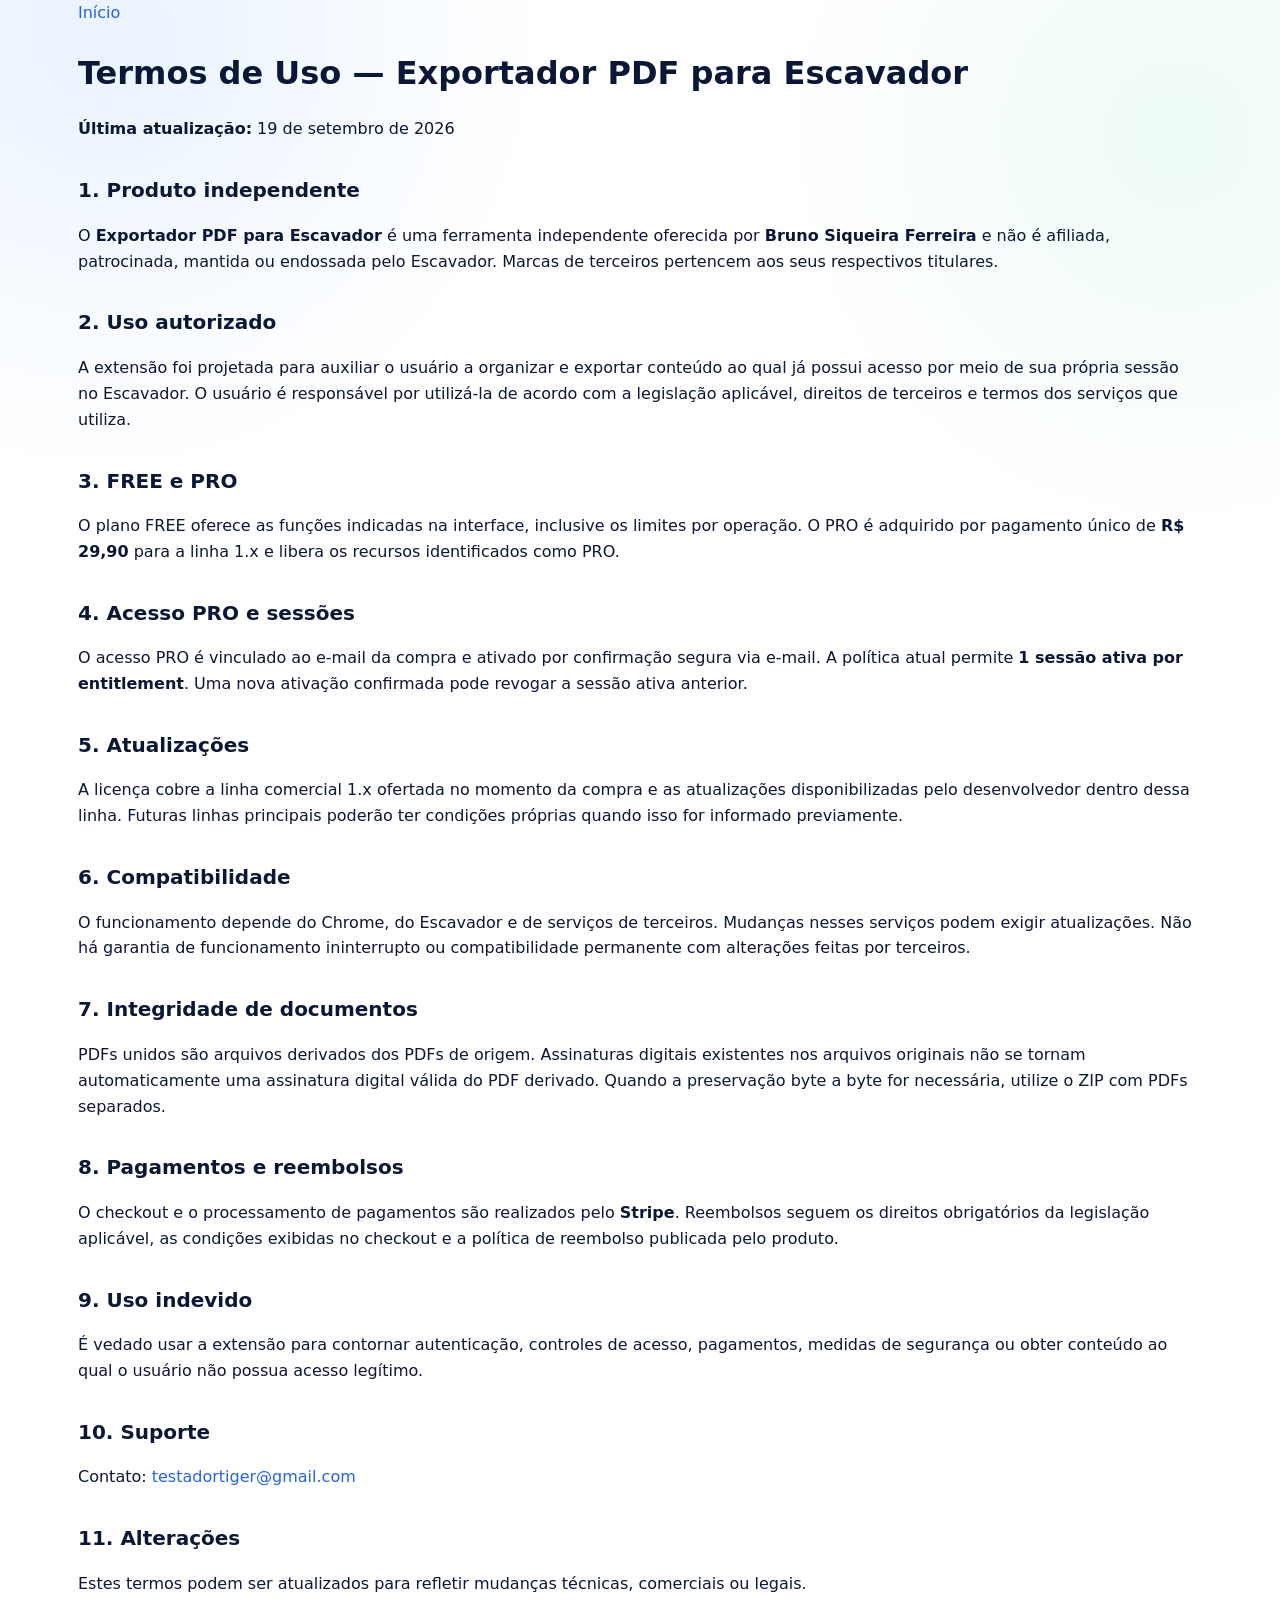
<file: terms.html>
<!doctype html><html lang="pt-BR"><head><meta charset="utf-8"><meta name="viewport" content="width=device-width,initial-scale=1"><title>Termos de Uso</title><link rel="stylesheet" href="style.css"></head><body><nav><a href="index.html">Início</a></nav><h1>Termos de Uso — Exportador PDF para Escavador</h1><p><strong>Última atualização:</strong> 19 de setembro de 2026</p><h2>1. Produto independente</h2><p>O <strong>Exportador PDF para Escavador</strong> é uma ferramenta independente oferecida por <strong>Bruno Siqueira Ferreira</strong> e não é afiliada, patrocinada, mantida ou endossada pelo Escavador. Marcas de terceiros pertencem aos seus respectivos titulares.</p><h2>2. Uso autorizado</h2><p>A extensão foi projetada para auxiliar o usuário a organizar e exportar conteúdo ao qual já possui acesso por meio de sua própria sessão no Escavador. O usuário é responsável por utilizá-la de acordo com a legislação aplicável, direitos de terceiros e termos dos serviços que utiliza.</p><h2>3. FREE e PRO</h2><p>O plano FREE oferece as funções indicadas na interface, inclusive os limites por operação. O PRO é adquirido por pagamento único de <strong>R$ 29,90</strong> para a linha 1.x e libera os recursos identificados como PRO.</p><h2>4. Acesso PRO e sessões</h2><p>O acesso PRO é vinculado ao e-mail da compra e ativado por confirmação segura via e-mail. A política atual permite <strong>1 sessão ativa por entitlement</strong>. Uma nova ativação confirmada pode revogar a sessão ativa anterior.</p><h2>5. Atualizações</h2><p>A licença cobre a linha comercial 1.x ofertada no momento da compra e as atualizações disponibilizadas pelo desenvolvedor dentro dessa linha. Futuras linhas principais poderão ter condições próprias quando isso for informado previamente.</p><h2>6. Compatibilidade</h2><p>O funcionamento depende do Chrome, do Escavador e de serviços de terceiros. Mudanças nesses serviços podem exigir atualizações. Não há garantia de funcionamento ininterrupto ou compatibilidade permanente com alterações feitas por terceiros.</p><h2>7. Integridade de documentos</h2><p>PDFs unidos são arquivos derivados dos PDFs de origem. Assinaturas digitais existentes nos arquivos originais não se tornam automaticamente uma assinatura digital válida do PDF derivado. Quando a preservação byte a byte for necessária, utilize o ZIP com PDFs separados.</p><h2>8. Pagamentos e reembolsos</h2><p>O checkout e o processamento de pagamentos são realizados pelo <strong>Stripe</strong>. Reembolsos seguem os direitos obrigatórios da legislação aplicável, as condições exibidas no checkout e a política de reembolso publicada pelo produto.</p><h2>9. Uso indevido</h2><p>É vedado usar a extensão para contornar autenticação, controles de acesso, pagamentos, medidas de segurança ou obter conteúdo ao qual o usuário não possua acesso legítimo.</p><h2>10. Suporte</h2><p>Contato: <a href="mailto:testadortiger@gmail.com">testadortiger@gmail.com</a></p><h2>11. Alterações</h2><p>Estes termos podem ser atualizados para refletir mudanças técnicas, comerciais ou legais.</p></body></html>
</file>
<file: style.css>
:root{
  color-scheme:light;
  --navy:#0b1736;
  --navy-2:#15264d;
  --blue:#2563eb;
  --blue-2:#1d4ed8;
  --soft:#f4f8ff;
  --soft-2:#eef4ff;
  --border:#d9e4f3;
  --muted:#5e6e88;
  --green:#0f9f74;
  --green-soft:#e9fbf5;
  --warning:#fff8e8;
  --shadow:0 20px 60px rgba(25,55,110,.10);
}
*{box-sizing:border-box}
html{scroll-behavior:smooth}
body{
  font-family:Inter,ui-sans-serif,system-ui,-apple-system,"Segoe UI",sans-serif;
  max-width:1180px;
  margin:0 auto;
  padding:0 28px 72px;
  color:var(--navy);
  line-height:1.62;
  background:
    radial-gradient(circle at 8% 2%,#eaf3ff 0,transparent 28rem),
    radial-gradient(circle at 92% 8%,#eefbf6 0,transparent 26rem),
    #fff;
}
a{color:var(--blue);text-decoration:none}
a:hover{text-decoration:underline}
.site-header{
  display:flex;justify-content:space-between;align-items:center;gap:28px;
  min-height:92px;border-bottom:1px solid var(--border);
}
.brand-link{display:flex;align-items:center;gap:12px;color:var(--navy)}
.brand-link:hover{text-decoration:none}
.brand-link img{width:48px;height:48px}
.brand-link div{display:flex;flex-direction:column;line-height:1.2}
.brand-link strong{font-size:1rem}
.brand-link span{font-size:.78rem;color:var(--muted);margin-top:4px}
.top-nav{display:flex;gap:20px;flex-wrap:wrap}
.top-nav a{color:var(--navy-2);font-weight:650;font-size:.92rem}

.hero{display:grid;grid-template-columns:1.25fr .75fr;gap:48px;align-items:center;padding:76px 0 52px}
.hero h1,.page-hero h1{font-size:clamp(2.4rem,5vw,4.6rem);line-height:1.03;letter-spacing:-.045em;margin:12px 0 22px}
.lead{font-size:1.18rem;color:#445675;max-width:740px}
.eyebrow{
  display:inline-flex;align-items:center;border:1px solid #c9d9fa;background:#f3f7ff;
  color:var(--blue-2);border-radius:999px;padding:6px 11px;font-size:.74rem;font-weight:800;
  letter-spacing:.06em;text-transform:uppercase
}
.hero-actions{display:flex;gap:12px;flex-wrap:wrap;margin:30px 0 24px}
.button{display:inline-flex;align-items:center;justify-content:center;padding:12px 18px;border-radius:12px;font-weight:800}
.button:hover{text-decoration:none;transform:translateY(-1px)}
.button.primary{background:var(--blue);color:#fff;box-shadow:0 10px 28px rgba(37,99,235,.22)}
.button.secondary{border:1px solid var(--border);background:#fff;color:var(--navy)}
.disclaimer{font-size:.92rem;color:#55657e;max-width:760px}

.product-card{
  border:1px solid var(--border);border-radius:24px;background:rgba(255,255,255,.94);
  box-shadow:var(--shadow);padding:22px
}
.product-card-head{display:grid;grid-template-columns:auto 1fr auto;gap:12px;align-items:center;padding-bottom:18px;border-bottom:1px solid var(--border)}
.product-card-head div:nth-child(2){display:flex;flex-direction:column}
.product-card-head span{color:var(--muted);font-size:.82rem}
.mini-icon{
  width:52px;height:52px;border-radius:14px;background:linear-gradient(145deg,#173b8c,#2563eb);
  color:#fff;display:grid;place-items:center;font-size:.8rem;font-weight:900
}
.status-pill{background:var(--green-soft);color:#087557!important;border-radius:999px;padding:6px 9px;font-weight:800}
.metric{display:flex;justify-content:space-between;gap:20px;padding:15px 0;border-bottom:1px solid #edf2f8;font-size:.9rem}
.metric span{color:var(--muted)}
.metric strong{text-align:right}
.success-row{margin-top:16px;background:var(--green-soft);color:#087557;border-radius:12px;padding:12px 14px;font-weight:800;font-size:.9rem}

.trust-strip{
  display:grid;grid-template-columns:repeat(3,1fr);gap:12px;padding:20px;border:1px solid var(--border);
  border-radius:20px;background:#fff;box-shadow:0 8px 30px rgba(20,50,100,.05)
}
.trust-strip div{display:flex;flex-direction:column;padding:8px 14px}
.trust-strip strong{margin-bottom:4px}
.trust-strip span{color:var(--muted);font-size:.9rem}

.section{padding:76px 0}
.section-heading{max-width:760px;margin-bottom:30px}
.section-heading h2,.pro-section h2,.help-section h2,.support-card h2,.contact-section h2,.alert-section h2{
  font-size:clamp(1.8rem,3vw,2.65rem);line-height:1.1;letter-spacing:-.03em;margin:12px 0
}
.section-heading p,.pro-section p,.help-section p{color:var(--muted)}
.feature-grid{display:grid;grid-template-columns:repeat(3,1fr);gap:16px}
.feature-card{
  border:1px solid var(--border);border-radius:18px;padding:22px;background:#fff;
  box-shadow:0 8px 28px rgba(20,50,100,.045)
}
.feature-card h3{font-size:1.02rem;margin:15px 0 7px}
.feature-card p{color:var(--muted);font-size:.92rem;margin:0}
.feature-icon{
  width:42px;height:42px;border-radius:12px;background:var(--soft-2);color:var(--blue-2);
  display:grid;place-items:center;font-weight:900;font-size:.78rem
}
.soft-section{background:linear-gradient(145deg,#f8fbff,#f3f8ff);border:1px solid var(--border);border-radius:28px;padding:42px}
.steps{display:grid;grid-template-columns:repeat(2,1fr);gap:14px}
.step{display:flex;gap:14px;background:#fff;border:1px solid #dfe9f7;border-radius:16px;padding:18px}
.step>span{
  min-width:34px;height:34px;border-radius:50%;display:grid;place-items:center;background:var(--blue);
  color:#fff;font-weight:900
}
.step p{margin:5px 0 0;color:var(--muted);font-size:.92rem}
.note{background:var(--soft);border:1px solid #bfdbfe;padding:14px 16px;border-radius:14px;margin:18px 0}
.compliance-note{margin-top:20px}
.pro-section,.contact-section{
  display:flex;align-items:center;justify-content:space-between;gap:44px;border-top:1px solid var(--border);border-bottom:1px solid var(--border)
}
.pro-section>div:first-child,.contact-section>div:first-child{max-width:650px}
.pro-list{display:grid;gap:10px;min-width:260px}
.pro-list span{background:var(--green-soft);color:#087557;border-radius:10px;padding:9px 12px;font-weight:750}
.help-section{display:grid;grid-template-columns:1fr 1fr;gap:36px;align-items:start}
.link-grid{display:grid;grid-template-columns:1fr 1fr;gap:12px}
.link-grid a{border:1px solid var(--border);border-radius:14px;padding:15px;background:#fff;font-weight:750;color:var(--navy)}
.link-grid a:hover{text-decoration:none;border-color:#b6cafa;background:#f8fbff}
footer{border-top:1px solid var(--border);padding:24px 0;color:var(--muted);font-size:.86rem;display:flex;justify-content:space-between;gap:20px;flex-wrap:wrap}

.page-hero{padding:64px 0 30px;max-width:800px}
.page-hero h1{font-size:clamp(2.4rem,5vw,4rem)}
.support-grid{display:grid;grid-template-columns:1fr 1fr;gap:18px}
.support-card{border:1px solid var(--border);border-radius:20px;background:#fff;padding:24px}
.support-card h2{font-size:1.35rem}
.support-card li{margin-bottom:7px}
.faq{display:grid;gap:10px}
.faq details{background:#fff;border:1px solid var(--border);border-radius:14px;padding:15px 18px}
.faq summary{font-weight:800;cursor:pointer}
.faq p{color:var(--muted);margin:12px 0 3px}
.alert-section{background:var(--warning);border:1px solid #f2dda4;border-radius:20px;padding:28px}
.alert-section h2{font-size:1.45rem}
.contact-section{padding:52px 0}

h1{font-size:2rem;line-height:1.2;margin:.4rem 0 1.5rem}
h2{font-size:1.25rem;margin:2rem 0 .6rem}
h3{font-size:1.05rem}
p,li{font-size:1rem}
code{background:#f1f5f9;padding:.1rem .3rem;border-radius:.25rem}
ul,ol{padding-left:1.5rem}
.brand{display:flex;gap:14px;align-items:center;margin-bottom:24px}
.brand img{width:72px;height:72px}
.muted{color:#64748b}
nav:not(.top-nav){margin-bottom:28px}

@media(max-width:850px){
  .hero{grid-template-columns:1fr;padding-top:48px}
  .feature-grid{grid-template-columns:1fr 1fr}
  .trust-strip{grid-template-columns:1fr}
  .help-section{grid-template-columns:1fr}
  .support-grid{grid-template-columns:1fr}
  .pro-section,.contact-section{align-items:flex-start;flex-direction:column}
}
@media(max-width:620px){
  body{padding:0 18px 48px}
  .site-header{align-items:flex-start;flex-direction:column;padding:18px 0}
  .top-nav{gap:14px}
  .hero{padding-top:38px}
  .feature-grid,.steps,.link-grid{grid-template-columns:1fr}
  .soft-section{padding:24px 18px}
  .product-card-head{grid-template-columns:auto 1fr}
  .status-pill{grid-column:1/-1;width:max-content}
  .metric{flex-direction:column;gap:3px}
  .metric strong{text-align:left}
}
</file>
